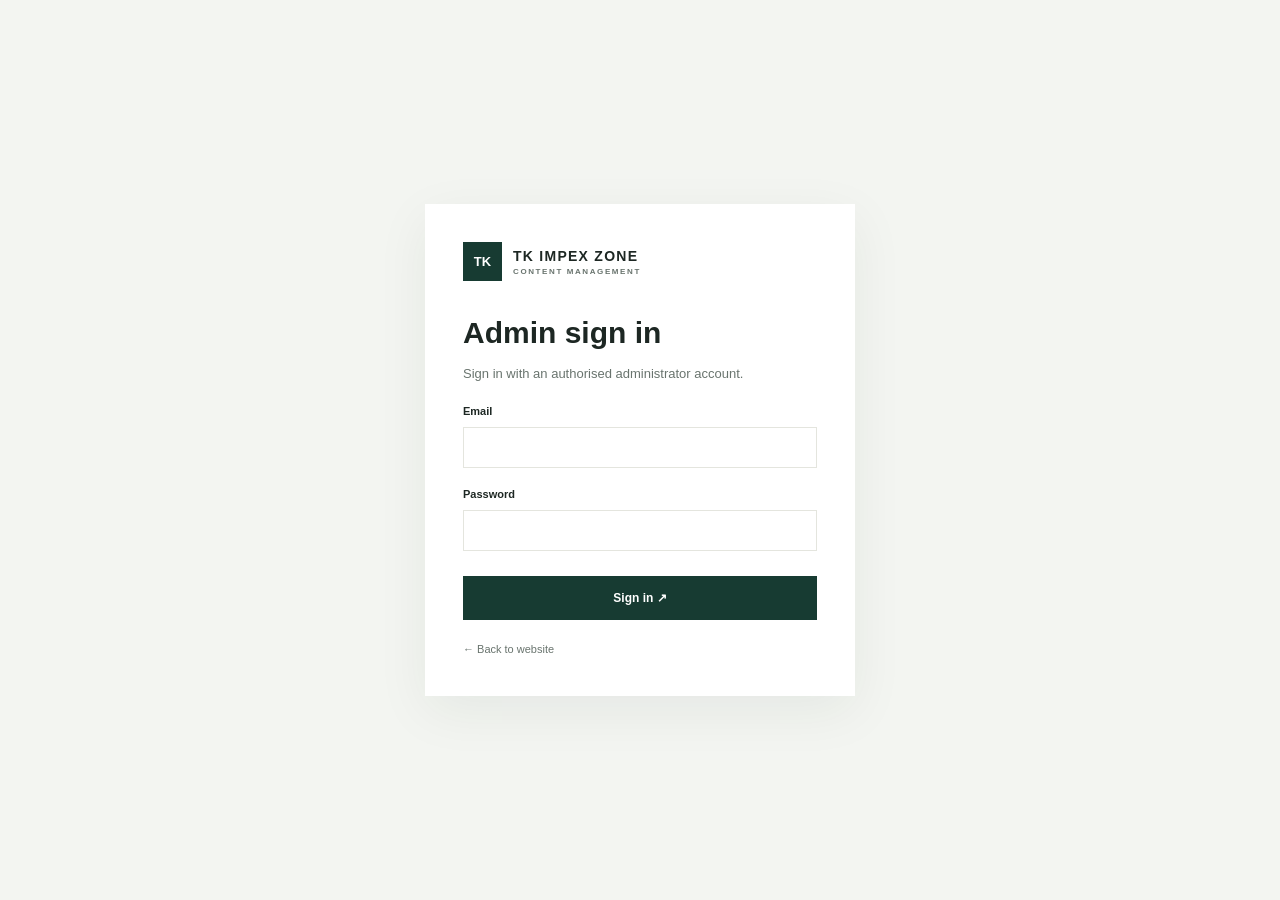
<file: admin/index.html>
<!doctype html><html lang="en"><head><meta charset="utf-8"><meta name="viewport" content="width=device-width,initial-scale=1"><title>Admin | TK Impex Zone</title><link rel="stylesheet" href="../css/style.css"><link rel="stylesheet" href="admin.css"></head><body class="admin-body">
<div id="loginView" class="login-wrap"><form id="loginForm" class="login-card"><a class="brand" href="../index.html"><span class="brand-mark">TK</span><span>TK IMPEX ZONE<small>CONTENT MANAGEMENT</small></span></a><h1>Admin sign in</h1><p>Sign in with an authorised administrator account.</p><label>Email<input name="email" type="email" required autocomplete="username"></label><label>Password<input name="password" type="password" required autocomplete="current-password"></label><button class="button button-dark" type="submit">Sign in ↗</button><p id="loginMessage" class="form-message"></p><a class="small-back" href="../index.html">← Back to website</a></form></div>
<div id="appView" class="admin-shell" hidden><aside class="admin-sidebar"><a class="brand brand-footer" href="../index.html"><span class="brand-mark">TK</span><span>TK IMPEX ZONE<small>ADMIN PANEL</small></span></a><nav><button data-tab="overview" class="selected">▦ Overview</button><button data-tab="products">□ Products</button><button data-tab="banners">▧ Banners</button><button data-tab="enquiries">✉ Enquiries</button><button data-tab="settings">⚙ Settings</button></nav><button id="logoutBtn" class="logout">Sign out ↗</button></aside>
<main class="admin-main"><div class="admin-top"><div><p class="eyebrow">CONTENT MANAGEMENT</p><h1 id="pageTitle">Overview</h1></div><span id="adminEmail"></span></div><div id="adminMessage" class="admin-message" role="status"></div>
<section id="tab-overview" class="admin-tab"><div class="stat-grid"><div><span>Products</span><b id="statProducts">—</b></div><div><span>Published</span><b id="statPublished">—</b></div><div><span>Banners</span><b id="statBanners">—</b></div><div><span>New enquiries</span><b id="statEnquiries">—</b></div></div><div class="admin-panel"><h2>Welcome to your website CMS</h2><p>Manage your product catalogue, homepage banners and buyer enquiries from this dashboard. Published changes appear on the website without a GitHub deployment.</p></div></section>
<section id="tab-products" class="admin-tab" hidden><div class="panel-heading"><h2>Products</h2><button class="button button-dark" id="addProductBtn">+ Add product</button></div><div id="productsTable" class="admin-panel table-wrap">Loading…</div></section>
<section id="tab-banners" class="admin-tab" hidden><div class="panel-heading"><h2>Homepage banners</h2><button class="button button-dark" id="addBannerBtn">+ Add banner</button></div><div id="bannersTable" class="admin-panel table-wrap">Loading…</div></section>
<section id="tab-enquiries" class="admin-tab" hidden><div class="panel-heading"><h2>Buyer enquiries</h2></div><div id="enquiriesTable" class="admin-panel table-wrap">Loading…</div></section>
<section id="tab-settings" class="admin-tab" hidden><div class="admin-panel"><h2>Website settings</h2><p>Update the company WhatsApp number in <code>js/config.js</code>. Company name and contact details can be extended here in a future CMS iteration.</p><p>For security, administrator accounts are created through Supabase Authentication. Assign an admin role in the profiles table.</p></div></section>
</main></div>
<div id="editorModal" class="modal" hidden><div class="modal-card"><div class="modal-heading"><h2 id="editorTitle">Edit</h2><button id="closeModal" type="button">×</button></div><form id="editorForm"><div id="editorFields" class="editor-fields"></div><div class="modal-actions"><button type="button" class="button button-outline" id="cancelModal">Cancel</button><button type="submit" class="button button-dark">Save changes</button></div><p id="editorMessage" class="form-message"></p></form></div></div>
<script type="module" src="admin.js"></script></body></html>
</file>
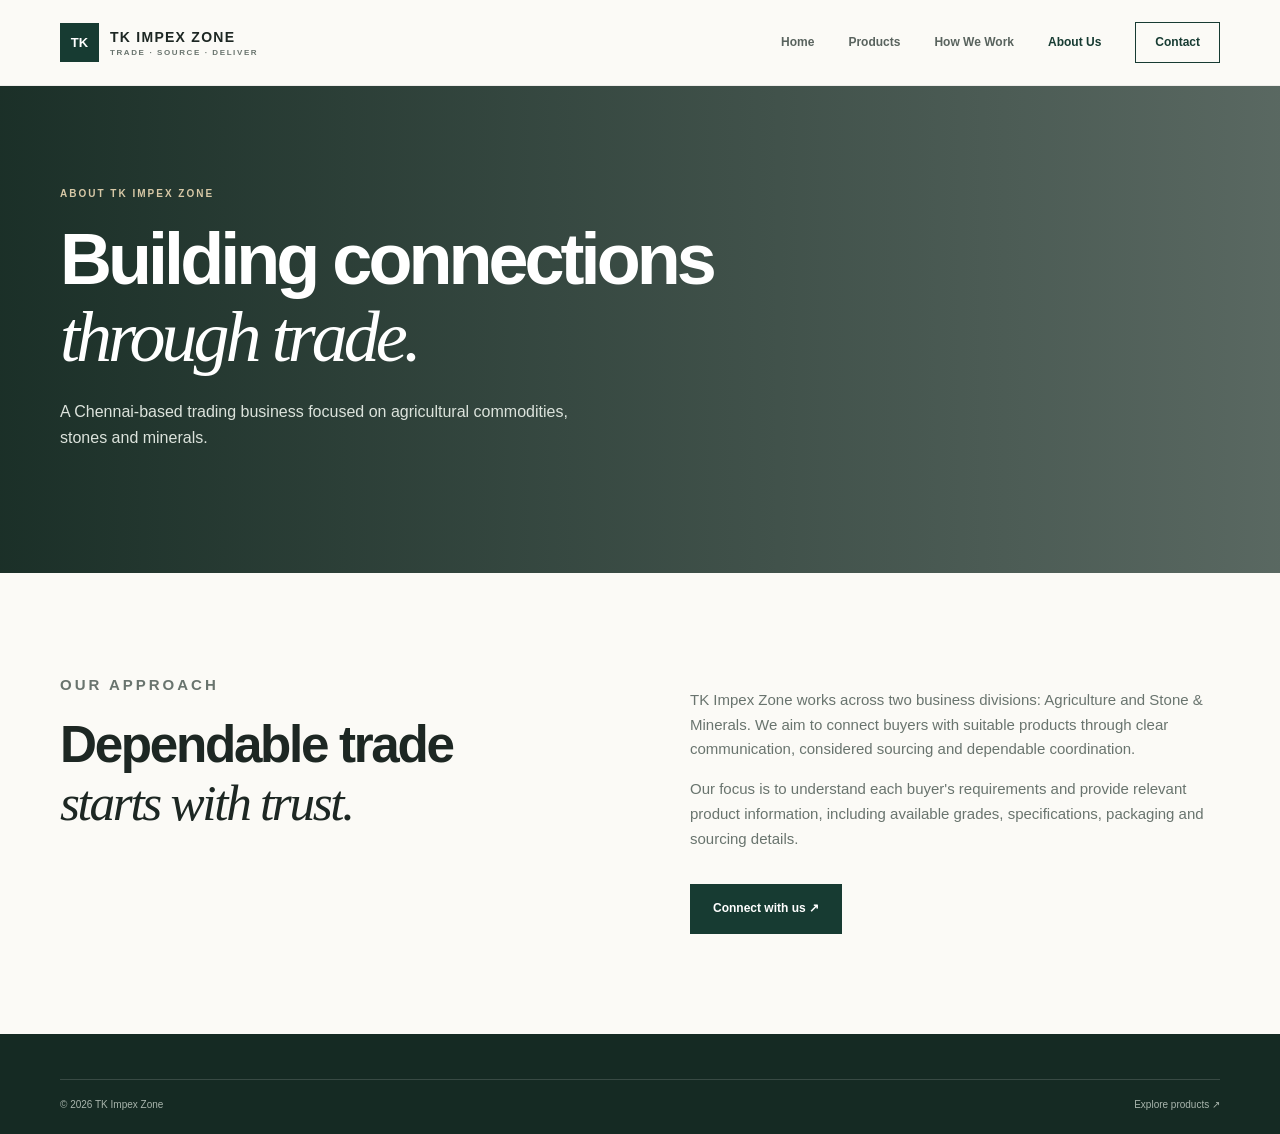
<file: about.html>
<!doctype html><html lang="en"><head><meta charset="utf-8"><meta name="viewport" content="width=device-width,initial-scale=1"><title>About Us | TK Impex Zone</title><link rel="stylesheet" href="css/style.css"></head><body>
<header class="site-header"><a class="brand" href="index.html"><span class="brand-mark">TK</span><span>TK IMPEX ZONE<small>TRADE · SOURCE · DELIVER</small></span></a><button class="menu-toggle">☰</button><nav class="main-nav"><a href="index.html">Home</a><a href="products.html">Products</a><a href="how-we-work.html">How We Work</a><a class="active" href="about.html">About Us</a><a href="contact.html" class="nav-cta">Contact</a></nav></header>
<main><section class="page-hero"><div class="container"><p class="eyebrow light">ABOUT TK IMPEX ZONE</p><h1>Building connections<br><em>through trade.</em></h1><p>A Chennai-based trading business focused on agricultural commodities, stones and minerals.</p></div></section><section class="container section-pad about-layout"><div><p class="eyebrow">OUR APPROACH</p><h2>Dependable trade<br><em>starts with trust.</em></h2></div><div><p>TK Impex Zone works across two business divisions: Agriculture and Stone & Minerals. We aim to connect buyers with suitable products through clear communication, considered sourcing and dependable coordination.</p><p>Our focus is to understand each buyer's requirements and provide relevant product information, including available grades, specifications, packaging and sourcing details.</p><a class="button button-dark" href="contact.html">Connect with us ↗</a></div></section></main><footer class="site-footer"><div class="container footer-bottom"><span>© <span class="year"></span> TK Impex Zone</span><a href="products.html">Explore products ↗</a></div></footer><script src="js/site.js"></script></body></html>
</file>
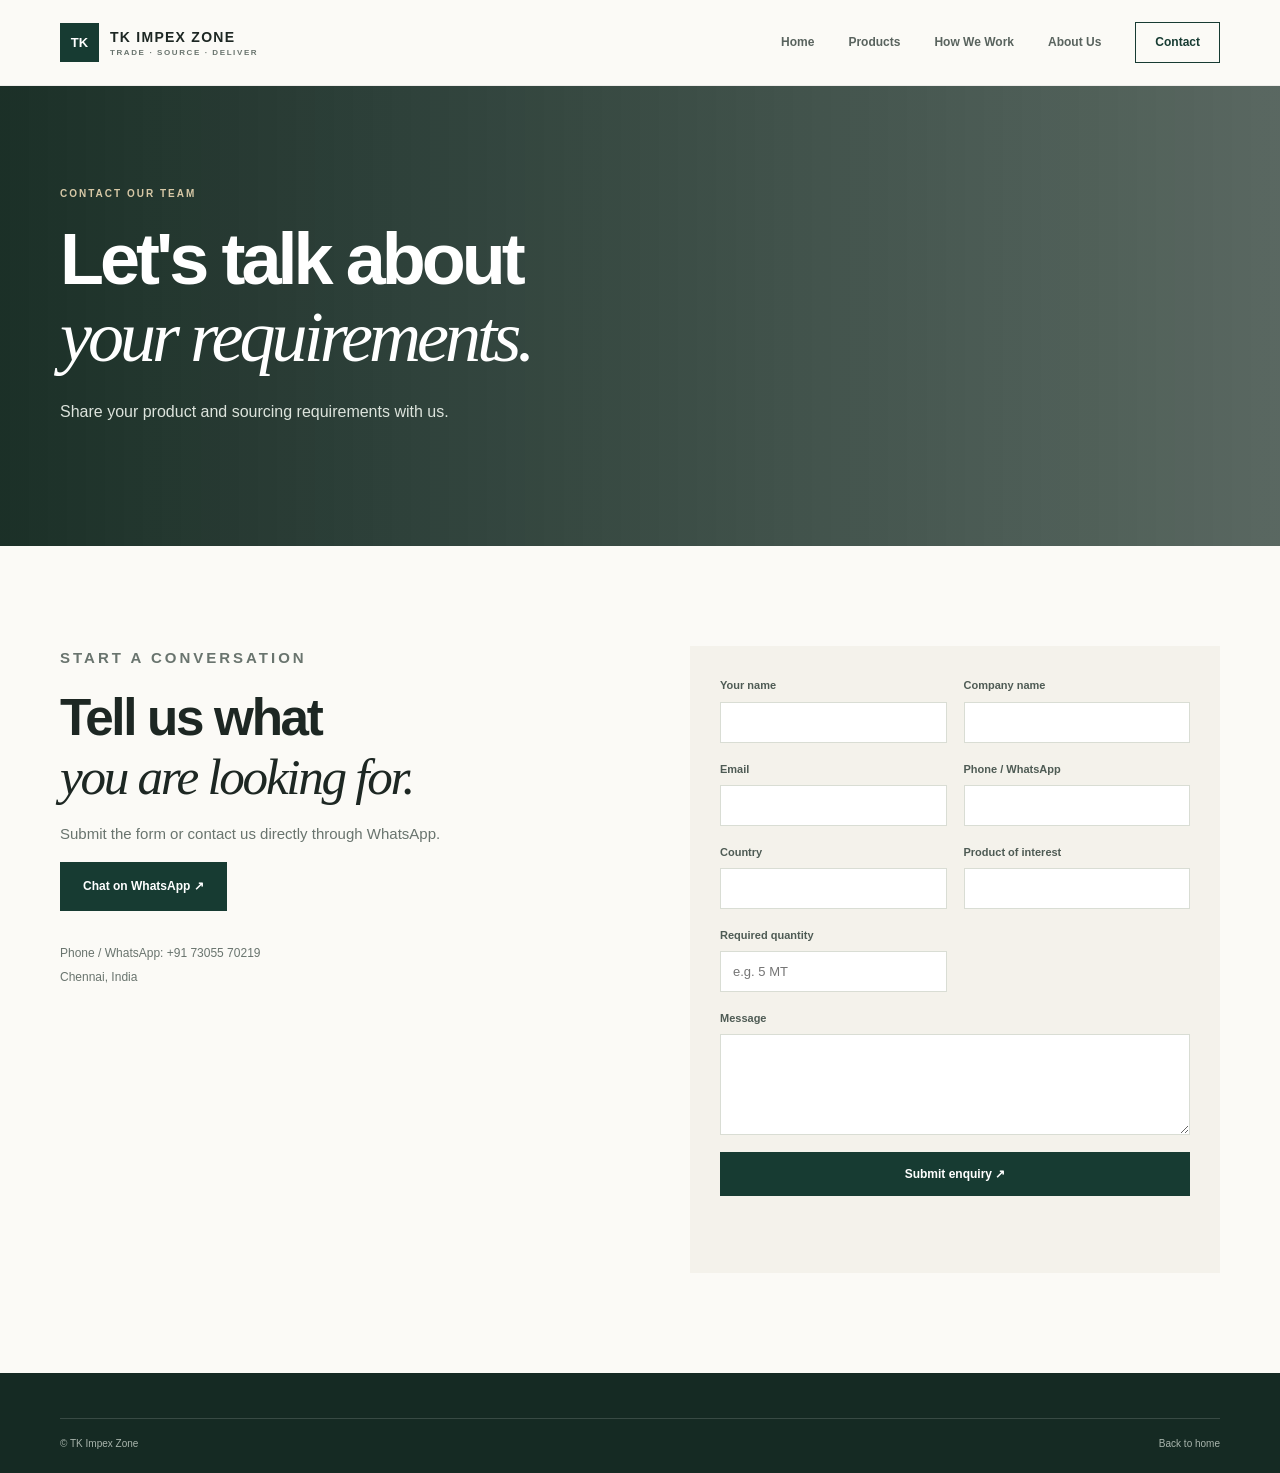
<file: contact.html>
<!doctype html><html lang="en"><head><meta charset="utf-8"><meta name="viewport" content="width=device-width,initial-scale=1"><title>Contact | TK Impex Zone</title><link rel="stylesheet" href="css/style.css"></head><body>
<header class="site-header"><a class="brand" href="index.html"><span class="brand-mark">TK</span><span>TK IMPEX ZONE<small>TRADE · SOURCE · DELIVER</small></span></a><button class="menu-toggle">☰</button><nav class="main-nav"><a href="index.html">Home</a><a href="products.html">Products</a><a href="how-we-work.html">How We Work</a><a href="about.html">About Us</a><a class="nav-cta active" href="contact.html">Contact</a></nav></header>
<main><section class="page-hero"><div class="container"><p class="eyebrow light">CONTACT OUR TEAM</p><h1>Let's talk about<br><em>your requirements.</em></h1><p>Share your product and sourcing requirements with us.</p></div></section><section class="container section-pad contact-layout"><div><p class="eyebrow">START A CONVERSATION</p><h2>Tell us what<br><em>you are looking for.</em></h2><p>Submit the form or contact us directly through WhatsApp.</p><a id="contactWhatsApp" class="button button-dark" href="https://wa.me/917305570219" target="_blank" rel="noopener">Chat on WhatsApp ↗</a><p class="small-note">Phone / WhatsApp: +91 73055 70219<br>Chennai, India</p></div><form id="enquiryForm" class="enquiry-form"><label>Your name<input name="name" required maxlength="120"></label><label>Company name<input name="company_name" maxlength="160"></label><label>Email<input type="email" name="email" required maxlength="200"></label><label>Phone / WhatsApp<input name="phone" required maxlength="40"></label><label>Country<input name="country" maxlength="100"></label><label>Product of interest<input name="product_name" maxlength="160"></label><label>Required quantity<input name="quantity" maxlength="120" placeholder="e.g. 5 MT"></label><label>Message<textarea name="message" rows="5" required maxlength="3000"></textarea></label><button class="button button-dark" type="submit">Submit enquiry ↗</button><p id="formMessage" class="form-message" role="status"></p></form></section></main><footer class="site-footer"><div class="container footer-bottom"><span>© <span class="year"></span> TK Impex Zone</span><a href="index.html">Back to home</a></div></footer><script type="module" src="js/contact.js"></script></body></html>
</file>
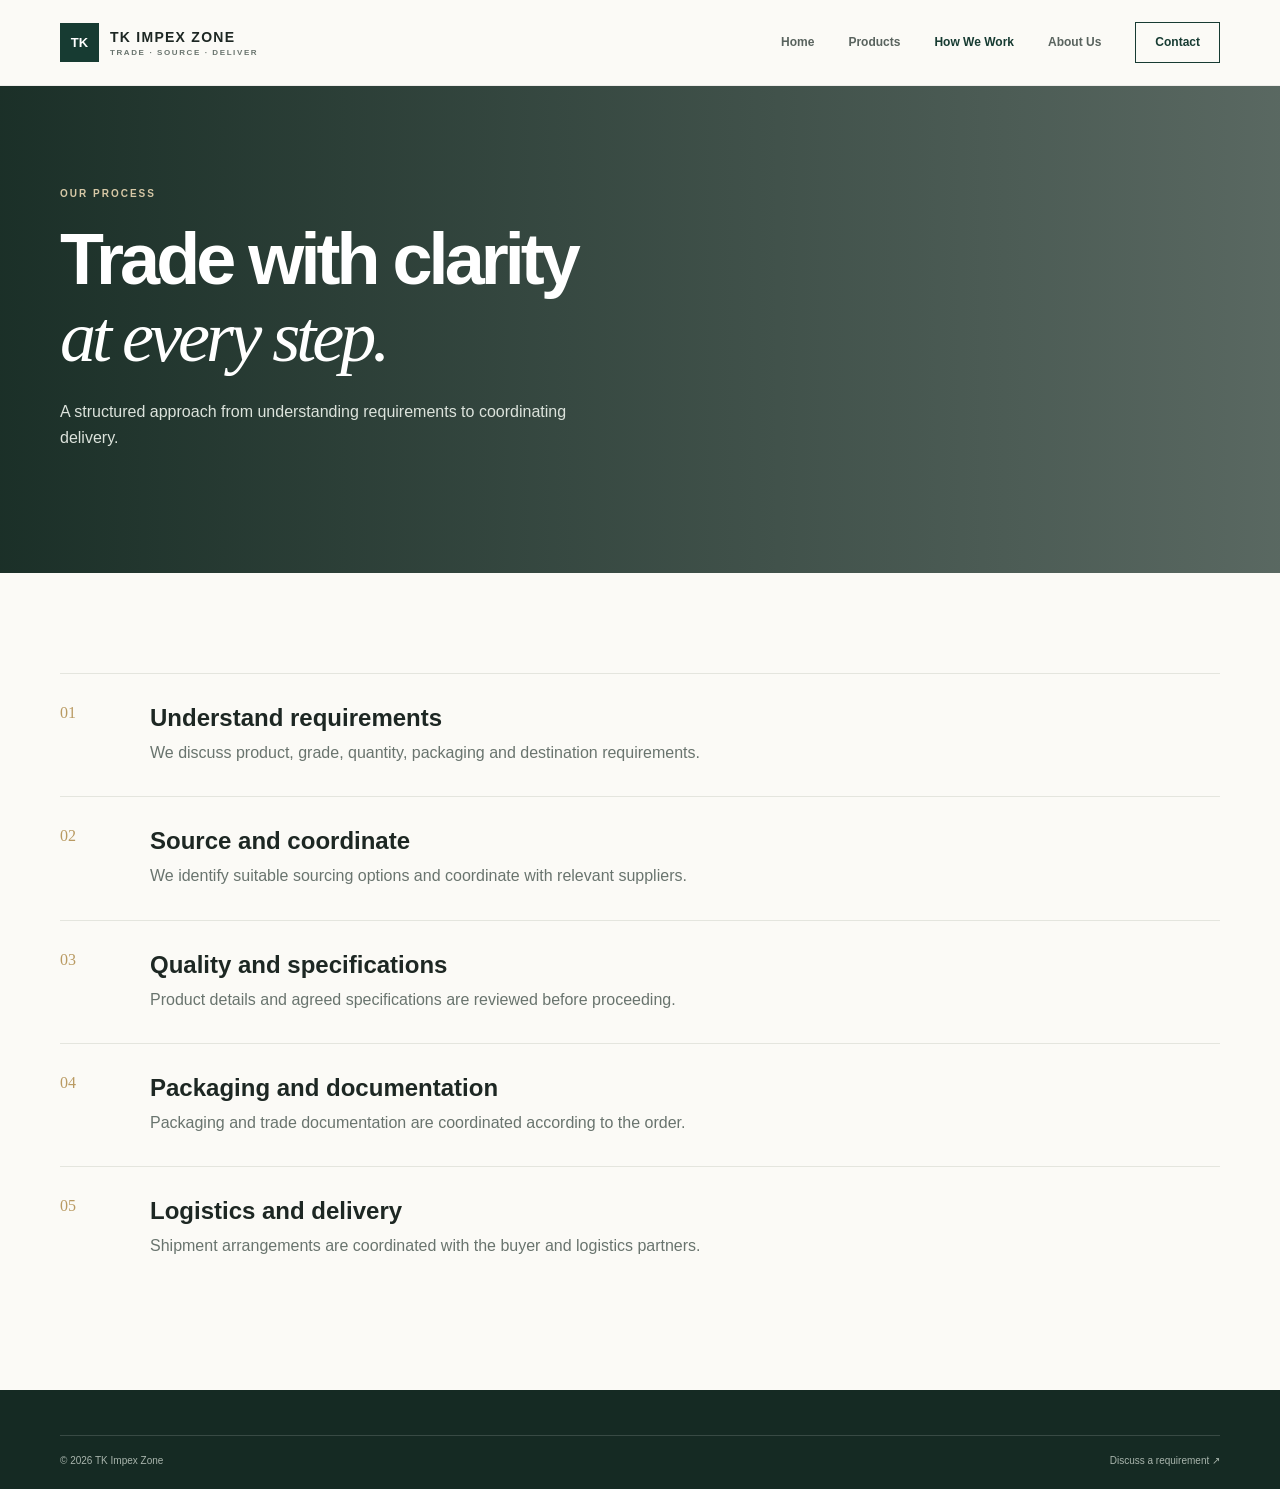
<file: how-we-work.html>
<!doctype html><html lang="en"><head><meta charset="utf-8"><meta name="viewport" content="width=device-width,initial-scale=1"><title>How We Work | TK Impex Zone</title><link rel="stylesheet" href="css/style.css"></head><body>
<header class="site-header"><a class="brand" href="index.html"><span class="brand-mark">TK</span><span>TK IMPEX ZONE<small>TRADE · SOURCE · DELIVER</small></span></a><button class="menu-toggle">☰</button><nav class="main-nav"><a href="index.html">Home</a><a href="products.html">Products</a><a class="active" href="how-we-work.html">How We Work</a><a href="about.html">About Us</a><a href="contact.html" class="nav-cta">Contact</a></nav></header>
<main><section class="page-hero"><div class="container"><p class="eyebrow light">OUR PROCESS</p><h1>Trade with clarity<br><em>at every step.</em></h1><p>A structured approach from understanding requirements to coordinating delivery.</p></div></section><section class="container section-pad"><div class="process-list"><article><span>01</span><div><h2>Understand requirements</h2><p>We discuss product, grade, quantity, packaging and destination requirements.</p></div></article><article><span>02</span><div><h2>Source and coordinate</h2><p>We identify suitable sourcing options and coordinate with relevant suppliers.</p></div></article><article><span>03</span><div><h2>Quality and specifications</h2><p>Product details and agreed specifications are reviewed before proceeding.</p></div></article><article><span>04</span><div><h2>Packaging and documentation</h2><p>Packaging and trade documentation are coordinated according to the order.</p></div></article><article><span>05</span><div><h2>Logistics and delivery</h2><p>Shipment arrangements are coordinated with the buyer and logistics partners.</p></div></article></div></section></main><footer class="site-footer"><div class="container footer-bottom"><span>© <span class="year"></span> TK Impex Zone</span><a href="contact.html">Discuss a requirement ↗</a></div></footer><script src="js/site.js"></script></body></html>
</file>
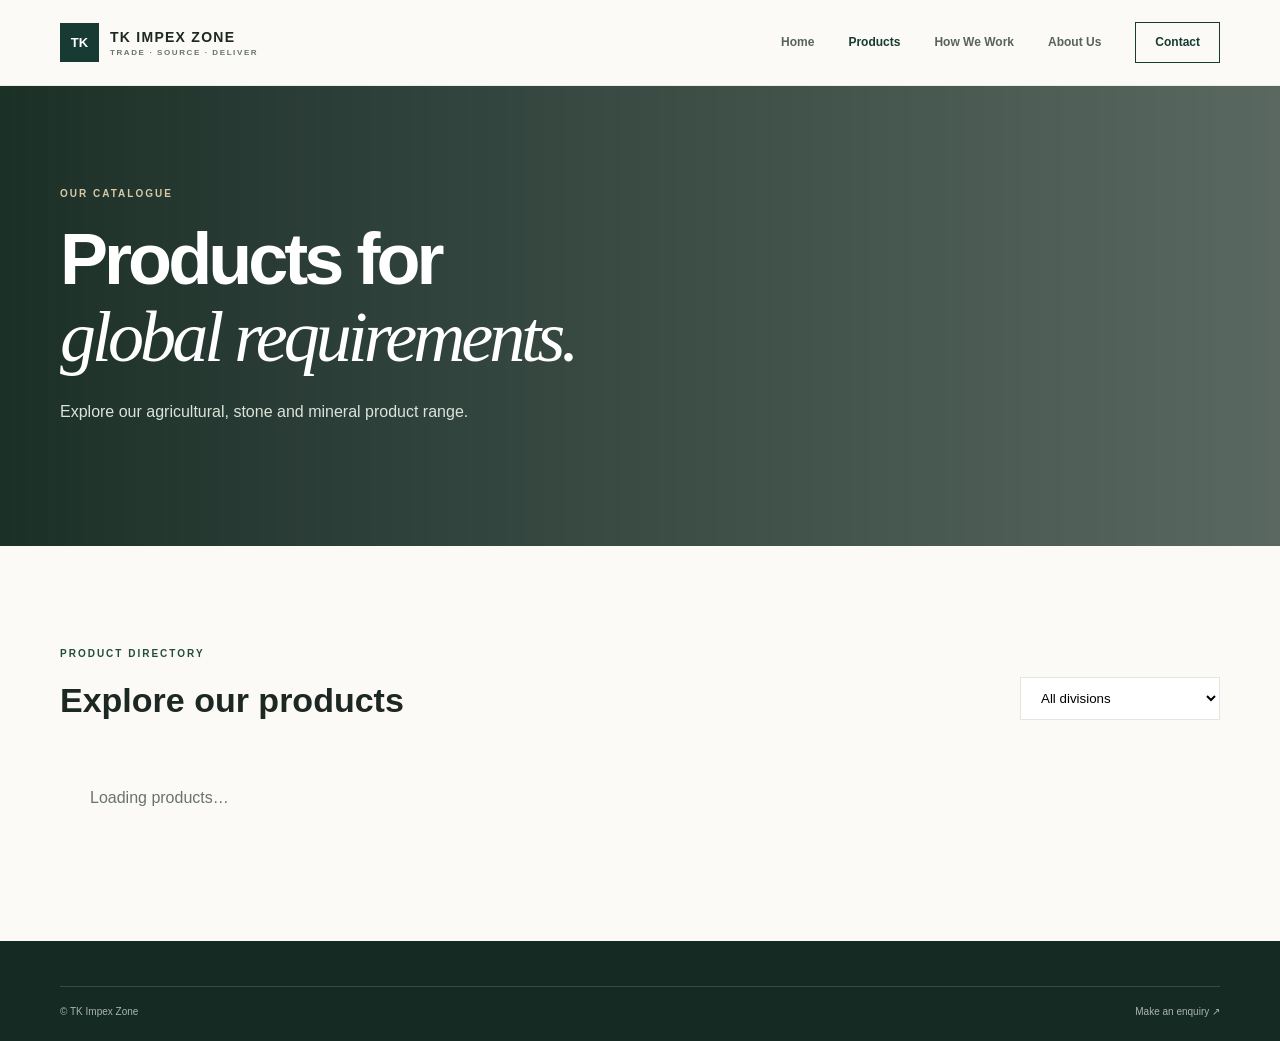
<file: products.html>
<!doctype html><html lang="en"><head><meta charset="utf-8"><meta name="viewport" content="width=device-width,initial-scale=1"><meta name="description" content="Explore TK Impex Zone agricultural commodities, stones and minerals."><title>Products | TK Impex Zone</title><link rel="stylesheet" href="css/style.css"></head><body>
<header class="site-header"><a class="brand" href="index.html"><span class="brand-mark">TK</span><span>TK IMPEX ZONE<small>TRADE · SOURCE · DELIVER</small></span></a><button class="menu-toggle">☰</button><nav class="main-nav"><a href="index.html">Home</a><a class="active" href="products.html">Products</a><a href="how-we-work.html">How We Work</a><a href="about.html">About Us</a><a href="contact.html" class="nav-cta">Contact</a></nav></header>
<main><section class="page-hero"><div class="container"><p class="eyebrow light">OUR CATALOGUE</p><h1>Products for<br><em>global requirements.</em></h1><p>Explore our agricultural, stone and mineral product range.</p></div></section>
<section class="container section-pad"><div class="filter-row"><div><p class="eyebrow">PRODUCT DIRECTORY</p><h2>Explore our products</h2></div><select id="divisionFilter" aria-label="Filter by division"><option value="">All divisions</option><option value="agriculture">Agriculture</option><option value="stone-minerals">Stone & Minerals</option></select></div><div id="productList" class="product-grid"><div class="loading">Loading products…</div></div></section></main>
<footer class="site-footer"><div class="container footer-bottom"><span>© <span class="year"></span> TK Impex Zone</span><a href="contact.html">Make an enquiry ↗</a></div></footer><script type="module" src="js/products.js"></script></body></html>
</file>
<file: css/style.css>
/* TK Impex Zone — corporate trading design */
:root{--green:#173b32;--green2:#244d40;--ink:#1d2723;--muted:#69746e;--cream:#f4f2eb;--paper:#fbfaf6;--line:#e4e5de;--gold:#b99a62;--white:#fff;--serif:Georgia,"Times New Roman",serif;--sans:"DM Sans",Arial,sans-serif;--display:"Manrope",Arial,sans-serif}
*{box-sizing:border-box}html{scroll-behavior:smooth}body{margin:0;background:var(--paper);color:var(--ink);font-family:var(--sans);line-height:1.65}a{color:inherit;text-decoration:none}img{display:block;max-width:100%}.container{width:min(1160px,calc(100% - 48px));margin:auto}.section-pad{padding-top:100px;padding-bottom:100px}.site-header{height:86px;padding:0 max(24px,calc((100% - 1160px)/2));display:flex;align-items:center;justify-content:space-between;background:var(--paper);position:relative;z-index:10;border-bottom:1px solid rgba(0,0,0,.05)}.brand{display:flex;align-items:center;gap:11px;font:800 14px var(--display);letter-spacing:.09em}.brand small{display:block;font:600 8px var(--sans);letter-spacing:.2em;color:var(--muted);margin-top:3px}.brand-mark{width:39px;height:39px;background:var(--green);color:white;display:grid;place-items:center;font:700 13px var(--display);letter-spacing:0}.main-nav{display:flex;align-items:center;gap:34px;font-size:12px;font-weight:600}.main-nav a{color:#59635e}.main-nav a:hover,.main-nav a.active{color:var(--green)}.nav-cta{border:1px solid var(--green);padding:10px 19px!important;color:var(--green)!important}.menu-toggle{display:none;background:none;border:0;font-size:24px}.hero{min-height:650px;position:relative;background:#243b31;display:flex;align-items:center;overflow:hidden;color:white}.hero-image,.hero-shade{position:absolute;inset:0}.hero-image{background:url("https://images.unsplash.com/photo-1500382017468-9049fed747ef?auto=format&fit=crop&w=2200&q=90") center/cover}.hero-shade{background:linear-gradient(90deg,rgba(10,28,22,.82),rgba(10,28,22,.44) 55%,rgba(10,28,22,.1))}.hero-content{position:relative;padding-top:80px;padding-bottom:100px}.eyebrow{font-size:10px;font-weight:700;letter-spacing:.2em;color:var(--green2);margin:0 0 18px}.eyebrow.light{color:#d7c8a6}.hero h1,.page-hero h1{font:600 clamp(46px,6.5vw,82px)/1.08 var(--display);letter-spacing:-.055em;margin:0 0 22px;max-width:800px}.hero h1 em,.page-hero h1 em,.section-heading h2 em,.intro-section h2 em,.capability-inner h2 em,.about-preview h2 em,.enquiry-cta h2 em,.about-layout h2 em,.contact-layout h2 em{font-family:var(--serif);font-weight:400}.hero-content>p:not(.eyebrow){font-size:16px;color:#e1e5df;max-width:520px}.hero-actions{display:flex;align-items:center;gap:28px;margin-top:34px}.button{display:inline-flex;align-items:center;justify-content:center;gap:20px;padding:14px 22px;font-size:12px;font-weight:700;border:1px solid transparent;cursor:pointer;transition:.2s}.button-light{background:#f4f2eb;color:var(--green)}.button-light:hover{background:white;transform:translateY(-2px)}.button-dark{background:var(--green);color:white}.button-dark:hover{background:var(--green2)}.text-link{font-size:12px;font-weight:700;border-bottom:1px solid;padding-bottom:5px}.text-link.light{color:white}.text-link.dark{color:var(--green)}.hero-note{position:absolute;bottom:26px;left:max(24px,calc((100% - 1160px)/2));right:max(24px,calc((100% - 1160px)/2));display:flex;justify-content:space-between;font-size:9px;letter-spacing:.17em;color:#e0e5dd}.intro-section{display:grid;grid-template-columns:1fr 1fr;gap:100px;align-items:end}.intro-section h2,.section-heading h2,.about-preview h2,.about-layout h2,.contact-layout h2{font:600 clamp(34px,4vw,52px)/1.15 var(--display);letter-spacing:-.045em;margin:0}.intro-copy{font-size:17px;color:var(--muted);max-width:470px;margin:0 0 4px}.division-section{background:var(--cream);padding:92px 0}.section-heading{display:flex;justify-content:space-between;align-items:end;margin-bottom:35px}.section-heading>p{color:var(--muted);font-size:13px;max-width:250px}.division-grid{display:grid;grid-template-columns:1fr 1fr;gap:20px}.division-card{height:440px;position:relative;overflow:hidden;color:white;background:#33463b}.division-card img{width:100%;height:100%;object-fit:cover;transition:transform .6s}.division-card:hover img{transform:scale(1.04)}.division-card:after{content:"";position:absolute;inset:0;background:linear-gradient(0deg,rgba(8,25,18,.78),transparent 75%)}.division-overlay{position:absolute;z-index:1;left:34px;right:34px;bottom:32px}.division-overlay span{font-size:9px;letter-spacing:.18em;color:#d8c9a8}.division-overlay h3{font:600 32px/1.15 var(--display);margin:13px 0 20px;letter-spacing:-.04em}.division-overlay b{font-size:11px}.product-grid{display:grid;grid-template-columns:repeat(3,1fr);gap:24px}.product-card{border:1px solid var(--line);background:white}.product-card img{width:100%;height:230px;object-fit:cover;background:var(--cream)}.product-card-body{padding:20px}.product-card-body .eyebrow{font-size:9px;margin-bottom:8px}.product-card h3{font:600 20px var(--display);margin:0 0 8px}.product-card p{font-size:12px;color:var(--muted);margin:0 0 16px}.product-card a{font-size:11px;color:var(--green);font-weight:700}.loading{color:var(--muted);padding:30px}.empty-state{padding:35px;background:var(--cream);color:var(--muted);grid-column:1/-1}.capability-band{background:var(--green);color:white;padding:90px 0}.capability-inner{display:grid;grid-template-columns:1fr 1fr;gap:90px}.capability-inner h2,.enquiry-cta h2{font:600 clamp(38px,4.5vw,58px)/1.12 var(--display);letter-spacing:-.05em;margin:0}.capability-list>div{display:flex;gap:25px;align-items:center;padding:17px 0;border-bottom:1px solid rgba(255,255,255,.2)}.capability-list span{font-size:10px;color:#cbb88e}.capability-list b{font-size:13px;font-weight:500}.about-preview{display:grid;grid-template-columns:1fr 1fr;gap:100px;align-items:center}.about-preview p,.about-layout p,.contact-layout p{color:var(--muted);font-size:15px}.about-preview .text-link{display:inline-block;margin-top:14px}.enquiry-cta{background:#273d34;color:white;padding:75px 0}.cta-inner{display:flex;align-items:center;justify-content:space-between;gap:30px}.site-footer{background:#152a23;color:#dce3dc;padding:45px 0 20px}.footer-main{display:flex;align-items:center;justify-content:space-between;gap:25px;padding-bottom:35px}.brand-footer{color:white}.brand-footer small{color:#a9b5ad}.brand-footer .brand-mark{background:#b99a62;color:#152a23}.footer-main>p{font-size:12px;color:#a9b5ad}.footer-links{display:flex;gap:18px;flex-wrap:wrap;font-size:11px}.footer-links a:hover{color:white}.footer-bottom{border-top:1px solid rgba(255,255,255,.15);padding-top:17px;display:flex;justify-content:space-between;font-size:10px;color:#a9b5ad}.page-hero{background:linear-gradient(90deg,rgba(13,35,27,.94),rgba(13,35,27,.68)),url("https://images.unsplash.com/photo-1497366754035-f200968a6e72?auto=format&fit=crop&w=2000&q=80") center/cover;color:white;padding:100px 0 105px}.page-hero h1{font-size:clamp(44px,6vw,72px)}.page-hero p:not(.eyebrow){color:#dce3dc;max-width:520px}.filter-row{display:flex;align-items:end;justify-content:space-between;margin-bottom:35px}.filter-row h2{font:600 34px var(--display);margin:0}.filter-row select{padding:12px 16px;border:1px solid var(--line);background:white;min-width:200px}.process-list article{display:grid;grid-template-columns:90px 1fr;padding:30px 0;border-top:1px solid var(--line)}.process-list article>span{font:16px var(--serif);color:var(--gold)}.process-list h2{font:600 24px var(--display);margin:0 0 8px}.process-list p{color:var(--muted);margin:0;max-width:650px}.about-layout,.contact-layout{display:grid;grid-template-columns:1fr 1fr;gap:100px}.about-layout .button{margin-top:18px}.contact-layout{align-items:start}.contact-layout .small-note{font-size:12px;line-height:2;margin-top:30px}.enquiry-form{background:var(--cream);padding:30px;display:grid;grid-template-columns:1fr 1fr;gap:17px}.enquiry-form label{font-size:11px;font-weight:700;color:#4e5b54;display:flex;flex-direction:column;gap:7px}.enquiry-form label:nth-last-of-type(1){grid-column:1/-1}.enquiry-form input,.enquiry-form textarea{width:100%;padding:12px;border:1px solid #d9ddd4;background:white;font:13px var(--sans);outline:none}.enquiry-form input:focus,.enquiry-form textarea:focus{border-color:var(--green)}.enquiry-form button,.form-message{grid-column:1/-1}.form-message{font-size:12px;color:var(--green)}.gallery-layout{display:grid;grid-template-columns:1.2fr .8fr;gap:25px}.gallery-main{width:100%;height:470px;object-fit:cover;background:var(--cream)}.gallery-thumbs{display:flex;gap:10px;margin-top:12px;flex-wrap:wrap}.gallery-thumbs img{width:76px;height:65px;object-fit:cover;cursor:pointer;border:2px solid transparent}.gallery-thumbs img.selected{border-color:var(--green)}.detail-info h1{font:600 42px/1.1 var(--display);letter-spacing:-.04em;margin:0 0 15px}.detail-info .detail-desc{color:var(--muted);white-space:pre-line}.spec-list{margin:25px 0;border-top:1px solid var(--line)}.spec-list div{display:flex;justify-content:space-between;gap:20px;padding:11px 0;border-bottom:1px solid var(--line);font-size:12px}.spec-list span:first-child{color:var(--muted)}.detail-info .button{margin-top:15px}
@media(max-width:800px){.site-header{height:72px}.menu-toggle{display:block}.main-nav{display:none;position:absolute;top:72px;left:0;right:0;background:var(--paper);padding:20px 24px;flex-direction:column;align-items:stretch;gap:18px;border-bottom:1px solid var(--line)}.main-nav.open{display:flex}.hero{min-height:600px}.intro-section,.about-preview,.about-layout,.contact-layout,.capability-inner{grid-template-columns:1fr;gap:30px}.section-pad{padding-top:70px;padding-bottom:70px}.division-section{padding:70px 0}.division-grid{grid-template-columns:1fr}.division-card{height:360px}.product-grid{grid-template-columns:repeat(2,1fr)}.capability-inner{gap:35px}.footer-main{align-items:flex-start;flex-direction:column}.gallery-layout{grid-template-columns:1fr}.gallery-main{height:360px}.contact-layout{gap:35px}}
@media(max-width:520px){.container{width:calc(100% - 36px)}.hero h1{font-size:45px}.hero-note{font-size:7px}.hero-actions{align-items:flex-start;flex-direction:column;gap:18px}.section-heading,.filter-row,.cta-inner{align-items:flex-start;flex-direction:column;gap:18px}.product-grid{grid-template-columns:1fr}.product-card img{height:240px}.enquiry-form{grid-template-columns:1fr;padding:20px}.enquiry-form label:nth-last-of-type(1){grid-column:auto}.enquiry-form button,.form-message{grid-column:auto}.footer-bottom{gap:10px;flex-direction:column}.page-hero{padding:75px 0}.division-overlay{left:23px;right:23px}.division-overlay h3{font-size:28px}}
</file>
<file: admin/admin.css>
[hidden]{display:none!important}.admin-body{background:#f3f5f1;min-height:100vh}.login-wrap{min-height:100vh;display:grid;place-items:center;padding:24px}.login-card{width:min(430px,100%);background:white;padding:38px;box-shadow:0 15px 50px #152a2310}.login-card h1{font:700 30px var(--display);margin:35px 0 5px}.login-card>p{color:var(--muted);font-size:13px}.login-card label,.editor-fields label{display:flex;flex-direction:column;gap:7px;font-size:11px;font-weight:700;margin:17px 0}.login-card input,.editor-fields input,.editor-fields textarea,.editor-fields select{border:1px solid var(--line);padding:12px;background:#fff;font:13px var(--sans);width:100%}.login-card button{width:100%;margin-top:8px}.small-back{display:block;font-size:11px;color:var(--muted);margin-top:20px}.admin-shell{display:grid;grid-template-columns:245px 1fr;min-height:100vh}.admin-sidebar{background:#152a23;padding:28px 18px;display:flex;flex-direction:column}.admin-sidebar nav{display:grid;gap:7px;margin-top:55px}.admin-sidebar nav button,.logout{background:none;border:0;color:#cbd5ce;text-align:left;padding:13px;font:600 12px var(--sans);cursor:pointer}.admin-sidebar nav button.selected,.admin-sidebar nav button:hover{background:#29463a;color:white}.logout{margin-top:auto;border-top:1px solid #ffffff22}.admin-main{padding:45px;min-width:0}.admin-top{display:flex;align-items:center;justify-content:space-between;margin-bottom:35px}.admin-top h1{font:700 34px var(--display);margin:0}.admin-top #adminEmail{font-size:11px;color:var(--muted)}.stat-grid{display:grid;grid-template-columns:repeat(4,1fr);gap:15px;margin-bottom:25px}.stat-grid>div,.admin-panel{background:white;padding:24px;border:1px solid #e8ebe5}.stat-grid span{display:block;font-size:11px;color:var(--muted)}.stat-grid b{display:block;font:700 30px var(--display);margin-top:10px}.admin-panel h2{font:700 20px var(--display);margin-top:0}.admin-panel p{font-size:13px;color:var(--muted)}.panel-heading{display:flex;align-items:center;justify-content:space-between;margin-bottom:18px}.panel-heading h2{font:700 22px var(--display)}.table-wrap{overflow:auto;padding:0}.admin-table{border-collapse:collapse;width:100%;font-size:12px;min-width:650px}.admin-table th,.admin-table td{text-align:left;padding:15px;border-bottom:1px solid var(--line)}.admin-table th{font-size:10px;letter-spacing:.08em;color:var(--muted);background:#fafbf8}.admin-table button{border:1px solid var(--line);background:white;padding:7px 10px;margin-right:5px;font-size:10px;cursor:pointer}.status-pill{font-size:9px;padding:5px 8px;background:#e9f2ec;color:#24563e}.admin-message{font-size:12px;color:var(--green);margin-bottom:14px}.modal{position:fixed;inset:0;background:#10231dcc;z-index:30;display:grid;place-items:center;padding:20px}.modal-card{background:white;width:min(700px,100%);max-height:90vh;overflow:auto;padding:28px}.modal-heading,.modal-actions{display:flex;align-items:center;justify-content:space-between}.modal-heading h2{font:700 22px var(--display)}.modal-heading button{border:0;background:none;font-size:26px;cursor:pointer}.editor-fields{display:grid;grid-template-columns:1fr 1fr;gap:0 18px}.editor-fields label.full{grid-column:1/-1}.editor-fields textarea{min-height:100px}.modal-actions{justify-content:flex-end;gap:10px;margin-top:15px}.button-outline{border-color:var(--line);background:white;color:var(--ink)}.image-preview{max-width:100px;max-height:70px;object-fit:cover}.admin-help{font-size:10px;color:var(--muted)}@media(max-width:800px){.admin-shell{grid-template-columns:1fr}.admin-sidebar{padding:15px;gap:12px}.admin-sidebar nav{display:flex;overflow:auto;margin:10px 0}.admin-sidebar nav button{white-space:nowrap}.logout{margin-top:0}.admin-main{padding:22px}.stat-grid{grid-template-columns:1fr 1fr}}@media(max-width:520px){.editor-fields{grid-template-columns:1fr}.editor-fields label.full{grid-column:auto}.admin-top{align-items:flex-start;flex-direction:column;gap:8px}}
</file>
